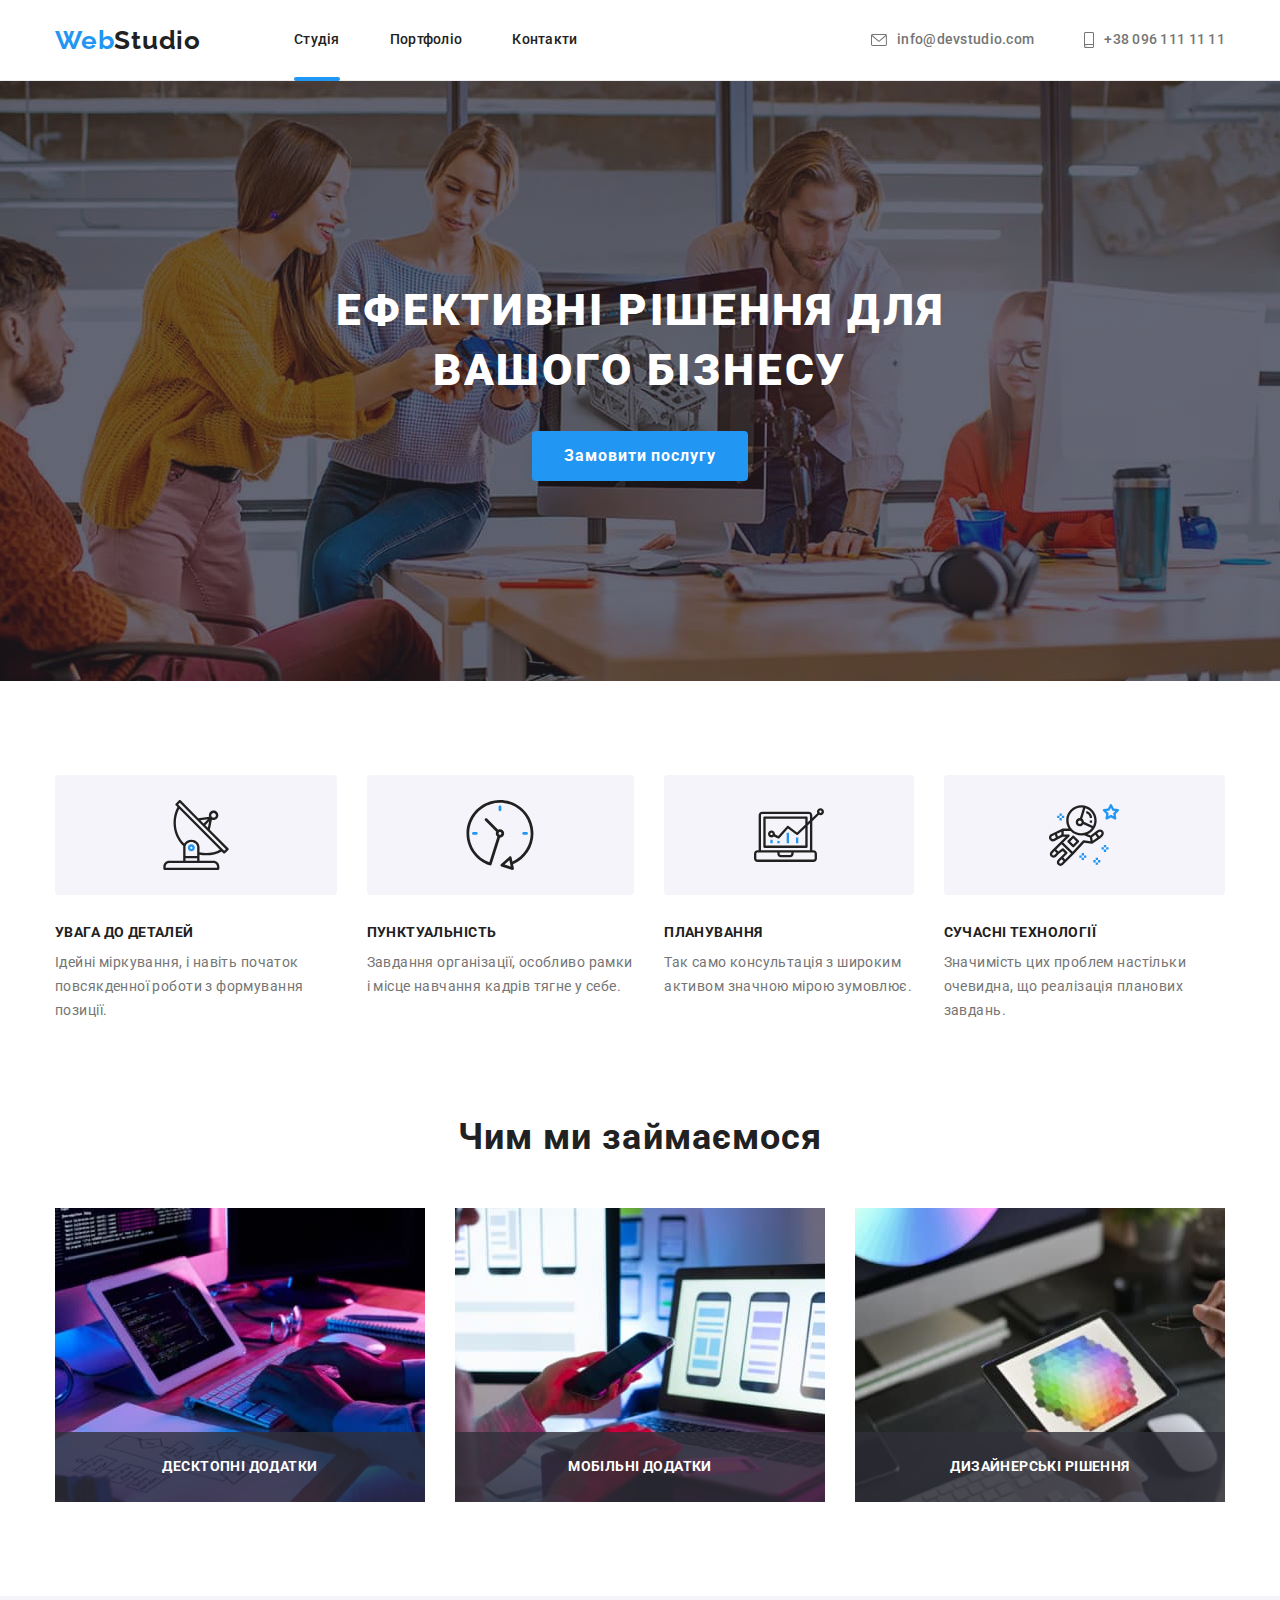
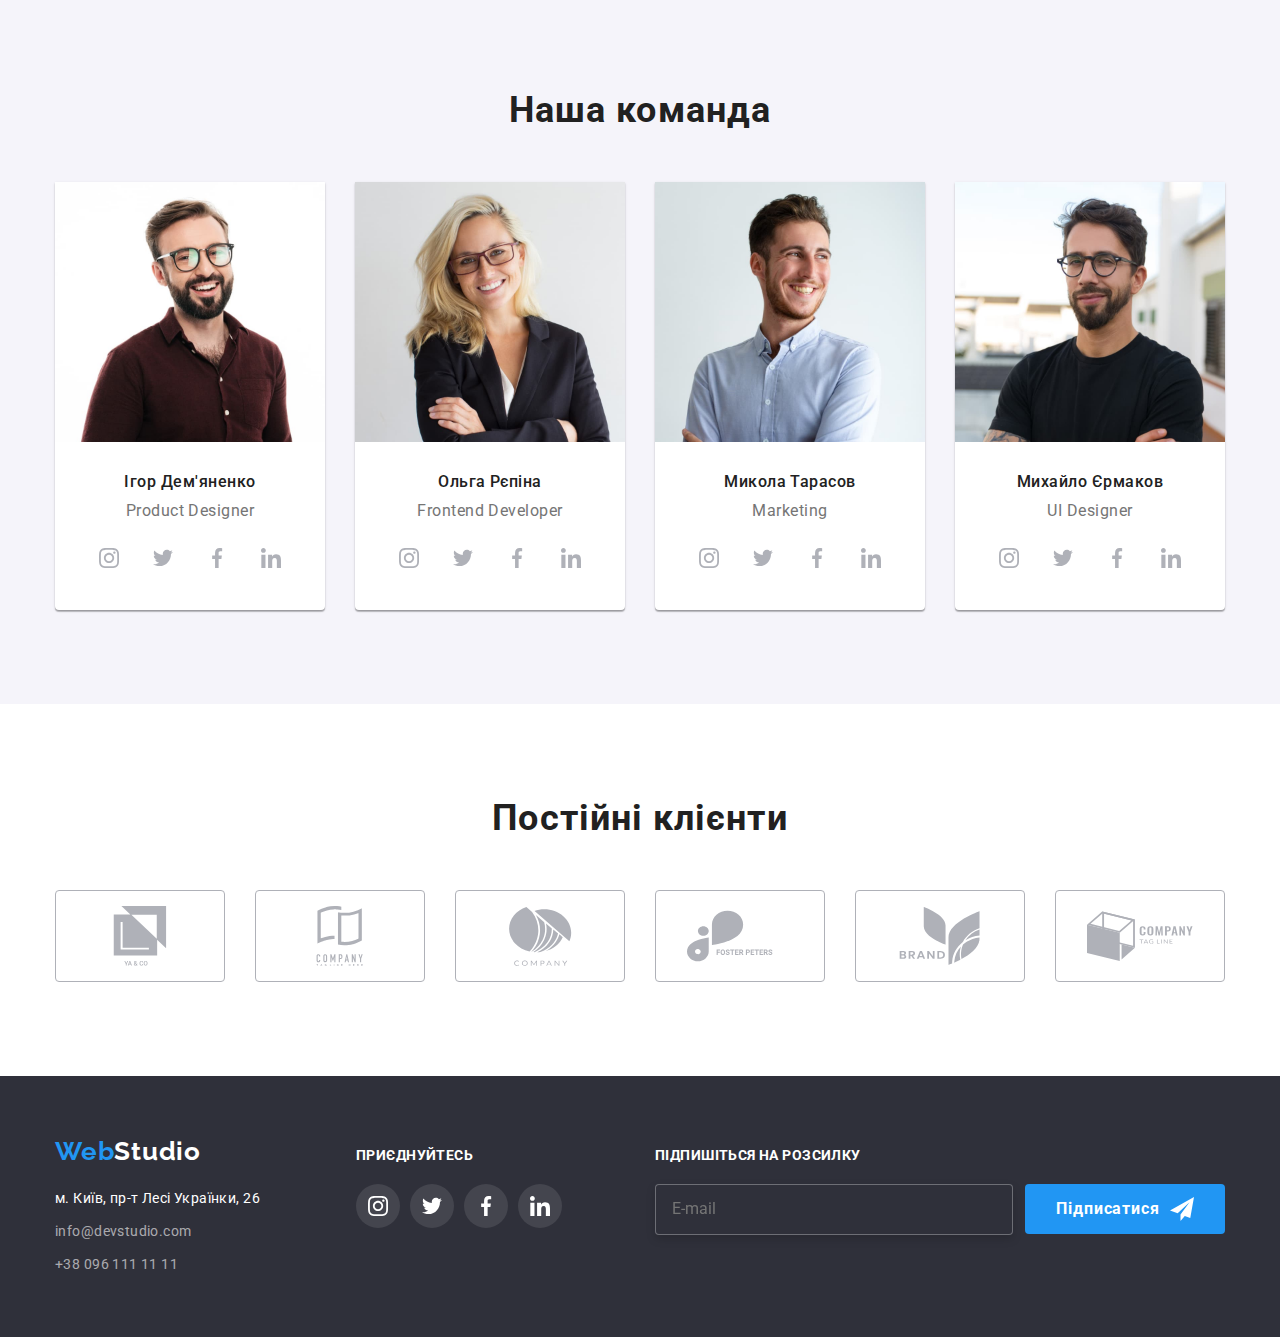
<file: index.html>
<!doctype html>
<html lang="en">
<head>
    <meta charset="UTF-8">
    <meta http-equiv="X-UA-Compatible" content="IE=edge">
    <meta name="viewport" content="width=device-width, initial-scale=1.0">
    <title>Document</title>
    <link href="https://fonts.googleapis.com/css2?family=Raleway:wght@700&family=Roboto:wght@400;500;700;900&display=swap" rel="stylesheet">
    <link rel="stylesheet" href="https://cdnjs.cloudflare.com/ajax/libs/modern-normalize/1.0.0/modern-normalize.min.css"/>
    <link rel="stylesheet" href="./css/main.min.css">
</head>
<body>

  <header class="page-header">
    <div class="container page-header__container">
        <nav class="page-navigation">
          <a class="logo" href=""><span class="logo__accent">Web</span>Studio</a>
            <ul class="site-nav">
              <li><a class="site-nav__link site-nav__link_active" href="">Студія</a></li>
              <li><a class="site-nav__link" href="./portfolio.html">Портфоліо</a></li>
              <li><a class="site-nav__link" href="">Контакти</a></li>
            </ul>
        </nav>
        <ul class="contacts">
              <li>
                <a class="contacts__link" href="mailto:info@devstudio.com"> 
                  <svg class="contacts__icon" width="16px" height="12px">
                    <use href="./images/icons.svg#icon-mail"></use>
                  </svg>info@devstudio.com
                </a>
              </li>
              <li><a class="contacts__link" href="tel:+380961111111">
                <svg class="contacts__icon" width="10px" height="16px">
                  <use href="./images/icons.svg#icon-phone"></use>
                </svg>+38 096 111 11 11</a>
              </li>
        </ul>
    </div>
  </header>

  <main>
    <section class="hero">
      <div class="container">
        <h1 class="hero__title">Ефективні рішення для вашого бізнесу</h1>
        <button class="hero__button" type="button" data-modal-open>Замовити послугу</button>
      </div>
    </section>
    
    
    <section class="section">
      <div class="container">
        <h2 class="hidden-title">Наші переваги</h2>
        <ul class="specialty-list">
            <li>
              <div class="specialty-list__container">
                <svg class="specialty-list__icons">
                  <use href="./images/icons.svg#icon-antenna"></use>
                </svg>
              </div>
                <h3 class="specialty-list__title">УВАГА ДО ДЕТАЛЕЙ</h3>
                <p class="specialty-list__text">Ідейні міркування, і навіть початок повсякденної роботи з формування позиції.</p>
            </li>
            <li>
              <div class="specialty-list__container">
                <svg class="specialty-list__icons">
                  <use href="./images/icons.svg#icon-clock"></use>
                </svg>
              </div>
                <h3 class="specialty-list__title">ПУНКТУАЛЬНІСТЬ</h3>
                <p class="specialty-list__text">Завдання організації, особливо рамки і місце навчання кадрів тягне у себе.</p>
            </li>
            <li>
              <div class="specialty-list__container">
                <svg class="specialty-list__icons">
                  <use href="./images/icons.svg#icon-diagram"></use>
                </svg>
              </div>
                <h3 class="specialty-list__title">ПЛАНУВАННЯ</h3>
                <p class="specialty-list__text">Так само консультація з широким активом значною мірою зумовлює.</p>
            </li>
            <li>
              <div class="specialty-list__container">
                <svg class="specialty-list__icons">
                  <use href="./images/icons.svg#icon-astronaut"></use>
                </svg>
              </div>
                <h3 class="specialty-list__title">СУЧАСНІ ТЕХНОЛОГІЇ</h3>
                <p class="specialty-list__text">Значимість цих проблем настільки очевидна, що реалізація планових завдань.</p>
            </li>
        </ul>
      </div>
    </section>
  
  <section class="section section_no-padding-top">
    <div class="container">
        <h2 class="section__title">Чим ми займаємося</h2>
        <ul class="activity-list">
            <li>
              <div class="activity-list__wrapper">
                <img src="./images/img1.jpg" alt="Ноутбук" width="370">
                <p class="activity-list__overlay">Десктопні додатки</p>
              </div>
            </li>
            <li>
              <div class="activity-list__wrapper">
                <img src="./images/img2.jpg" alt="Телефон" width="370">
                <p class="activity-list__overlay">Мобільні додатки</p>
              </div>
            </li>
            <li>
              <div class="activity-list__wrapper">
                <img src="./images/img3.jpg" alt="Планшет" width="370">
                <p class="activity-list__overlay">Дизайнерські рішення</p>
              </div>
            </li>
        </ul>
    </div>
  </section>
    
  <section class="section section_other-background">
    <div class="container">
        <h2 class="section__title">Наша команда</h2>
        <ul class="team">
            <li class="team__item">
                <img src="./images/img7.jpg" alt="Чоловік" width="270">
                <div class="team__container">
                  <h3 class="team__title">Ігор Дем'яненко</h3>
                  <p class="team__text">Product Designer</p>
                  <ul class="social-list">
                    <li class="social-list__item">
                      <a href="#" class="social-list__link">
                        <svg class="social-list__icons">
                          <use href="./images/icons.svg#icon-instagram"></use>
                        </svg>
                      </a>
                    </li>
                    <li class="social-list__item">
                      <a href="#" class="social-list__link">
                        <svg class="social-list__icons">
                          <use href="./images/icons.svg#icon-twitter"></use>
                        </svg>
                      </a>
                    </li>
                    <li class="social-list__item">
                      <a href="#" class="social-list__link">
                        <svg class="social-list__icons">
                          <use href="./images/icons.svg#icon-facebook"></use>
                        </svg>
                      </a>
                    </li>
                    <li class="social-list__item">
                      <a href="#" class="social-list__link">
                        <svg class="social-list__icons">
                          <use href="./images/icons.svg#icon-linkedin"></use>
                        </svg>
                      </a>
                    </li>
                  </ul>
                </div>
            </li>
            <li class="team__item">
                <img src="./images/img4.jpg" alt="Жінка" width="270">
                <div class="team__container">
                  <h3 class="team__title" >Ольга Рєпіна</h3>
                  <p class="team__text">Frontend Developer</p>
                  <ul class="social-list">
                    <li class="social-list__item">
                      <a href="#" class="social-list__link">
                        <svg class="social-list__icons">
                          <use href="./images/icons.svg#icon-instagram"></use>
                        </svg>
                      </a>
                    </li>
                    <li class="social-list__item">
                      <a href="#" class="social-list__link">
                        <svg class="social-list__icons">
                          <use href="./images/icons.svg#icon-twitter"></use>
                        </svg>
                      </a>
                    </li>
                    <li class="social-list__item">
                      <a href="#" class="social-list__link">
                        <svg class="social-list__icons">
                          <use href="./images/icons.svg#icon-facebook"></use>
                        </svg>
                      </a>
                    </li>
                    <li class="social-list__item">
                      <a href="#" class="social-list__link">
                        <svg class="social-list__icons">
                          <use href="./images/icons.svg#icon-linkedin"></use>
                        </svg>
                      </a>
                    </li>
                  </ul>
                </div>
            </li>
            <li class="team__item">
                <img src="./images/img5.jpg" alt="Чоловік" width="270">
                <div class="team__container">
                  <h3 class="team__title">Микола Тарасов</h3>
                  <p class="team__text">Marketing</p>
                  <ul class="social-list">
                    <li class="social-list__item">
                      <a href="#" class="social-list__link">
                        <svg class="social-list__icons">
                          <use href="./images/icons.svg#icon-instagram"></use>
                        </svg>
                      </a>
                    </li>
                    <li class="social-list__item">
                      <a href="#" class="social-list__link">
                        <svg class="social-list__icons">
                          <use href="./images/icons.svg#icon-twitter"></use>
                        </svg>
                      </a>
                    </li>
                    <li class="social-list__item">
                      <a href="#" class="social-list__link">
                        <svg class="social-list__icons">
                          <use href="./images/icons.svg#icon-facebook"></use>
                        </svg>
                      </a>
                    </li>
                    <li class="social-list__item">
                      <a href="#" class="social-list__link">
                        <svg class="social-list__icons">
                          <use href="./images/icons.svg#icon-linkedin"></use>
                        </svg>
                      </a>
                    </li>
                  </ul>
                </div>
            </li>
            <li class="team__item">
                <img src="./images/img6.jpg" alt="Чоловік" width="270">
                <div class="team__container">
                  <h3 class="team__title">Михайло Єрмаков</h3>
                  <p class="team__text">UI Designer</p>
                  <ul class="social-list">
                    <li class="social-list__item">
                      <a href="#" class="social-list__link">
                        <svg class="social-list__icons">
                          <use href="./images/icons.svg#icon-instagram"></use>
                        </svg>
                      </a>
                    </li>
                    <li class="social-list__item">
                      <a href="#" class="social-list__link">
                        <svg class="social-list__icons">
                          <use href="./images/icons.svg#icon-twitter"></use>
                        </svg>
                      </a>
                    </li>
                    <li class="social-list__item">
                      <a href="#" class="social-list__link">
                        <svg class="social-list__icons">
                          <use href="./images/icons.svg#icon-facebook"></use>
                        </svg>
                      </a>
                    </li>
                    <li class="social-list__item">
                      <a href="#" class="social-list__link">
                        <svg class="social-list__icons">
                          <use href="./images/icons.svg#icon-linkedin"></use>
                        </svg>
                      </a>
                    </li>
                  </ul>
                </div>
            </li>
        </ul>
    </div> 
  </section>
  
  <section class="section">
    <div class="container">
    <h2 class="section__title">Постійні клієнти</h2>
    <ul class="company-list">
      <li class="company-list-item">
        <a href="#" class="company-list-link">
          <svg class="company-icons">
            <use href="./images/icons.svg#icon-company1"></use>
          </svg>
        </a>
      </li>
      <li class="company-list-item">
        <a href="#" class="company-list-link">
          <svg class="company-icons">
            <use href="./images/icons.svg#icon-company2"></use>
          </svg>
        </a>
      </li>
      <li class="company-list-item">
        <a href="#" class="company-list-link">
          <svg class="company-icons">
            <use href="./images/icons.svg#icon-company3"></use>
          </svg>
        </a>
      </li>
      <li class="company-list-item">
        <a href="#" class="company-list-link">
          <svg class="company-icons">
            <use href="./images/icons.svg#icon-company4"></use>
          </svg>
        </a>
      </li>
      <li class="company-list-item">
        <a href="#" class="company-list-link">
          <svg class="company-icons">
            <use href="./images/icons.svg#icon-company5"></use>
          </svg>
        </a>
      </li>
      <li class="company-list-item">
        <a href="#" class="company-list-link">
          <svg class="company-icons">
            <use href="./images/icons.svg#icon-company6"></use>
          </svg>
        </a>
      </li>
    </ul>
    </div>
  </section>
  </main>

  <footer class="basement">
    <div class="container basement-container">
      <div class="basement-container-adress">
        <a class="basement-logo" href=""><span class="logo__accent">Web</span>Studio</a>
      <address>
        <ul class="list">
          <li class="basement-adr-li"><a class="basement-adress" href="https://www.google.com.ua/maps/place/%D0%B1%D1%83%D0%BB.+%D0%9B%D0%B5%D1%81%D0%B8+%D0%A3%D0%BA%D1%80%D0%B0%D0%B8%D0%BD%D0%BA%D0%B8,+26,+%D0%9A%D0%B8%D0%B5%D0%B2,+02000">м. Київ, пр-т Лесі Українки, 26</a></li>
          <li class="basement-cont-li"><a class="basement-contact-mail" href="mailto:info@devstudio.com">info@devstudio.com</a></li>
          <li><a class="basement-contact" href="tel:+380961111111">+38 096 111 11 11</a></li>
        </ul>
      </address>
      </div>
      <div class="basement-container-social">
        <h2 class="plus-title">Приєднуйтесь</h2>
        <ul class="social-list">
          <li class="social-list__item">
            <a href="#" class="social-list-link-basement">
              <svg class="social-icons-basement">
                <use href="./images/icons.svg#icon-instagram"></use>
              </svg>
            </a>
          </li>
          <li class="social-list__item">
            <a href="#" class="social-list-link-basement">
              <svg class="social-icons-basement">
                <use href="./images/icons.svg#icon-twitter"></use>
              </svg>
            </a>
          </li>
          <li class="social-list__item">
            <a href="#" class="social-list-link-basement">
              <svg class="social-icons-basement">
                <use href="./images/icons.svg#icon-facebook"></use>
              </svg>
            </a>
          </li>
          <li class="social-list__item">
            <a href="#" class="social-list-link-basement">
              <svg class="social-icons-basement">
                <use href="./images/icons.svg#icon-linkedin"></use>
              </svg>
            </a>
          </li>
        </ul>
      </div>
      <div class="subscribe-besement">
        <b class="subscribe-title">Підпишіться на розсилку</b>
        <form class="subscrb-form">
          <input class="email-sbscribe" type="email" name="email" placeholder="E-mail"/>
          <button type="submit" class="subscribe-btn"><span class="btn-text">Підписатися</span>
            <svg class="send-icons" width="24px" height="24px">
              <use href="./images/icons.svg#icon-send"></use>
            </svg>
          </button>
        </form>
      </div>
    </div>
  </footer>
  <div class="backdrop is-hidden" data-modal> 
    <div class="modal">
      <button type="button" class="modal-close-btn" data-modal-close>
        <svg class="modal-close-icon" width="18px" height="18px">
          <use href="./images/icons.svg#icon-close-btn"></use>
        </svg>
      </button>
      <form class="modal-form">
        <b class="modal-form-title">Залиште свої дані, ми вам передзвонимо</b>
        <label class="modal-form-field">
          <span class="modal-form-input-desc">Ім'я</span>
          <span class="modal-form-input-wrapper">
            <input 
            class="modal-form-input"
            type="text" 
            name="user_name"
            required
            pattern="[a-zA-ZА-Яа-яіІїЇʼҐґєЄ]+"
            />
            <svg class="modal-form-icon" width="15px" height="15px">
              <use href="./images/icons.svg#icon-man"></use>
            </svg>
          </span>
        </label>
        <label class="modal-form-field">
          <span class="modal-form-input-desc">Телефон</span>
          <span class="modal-form-input-wrapper">
            <input
            class="modal-form-input" 
            type="tel" 
            name="user_tel"
            pattern="[0-9]{3}-[0-9]{3}-[0-9]{2}-[0-9]{2}"
            required
            />
            <svg class="modal-form-icon" width="15px" height="15px">
              <use href="./images/icons.svg#icon-tel"></use>
            </svg>
          </span>
        </label>
        <label class="modal-form-field">
          <span class="modal-form-input-desc">Пошта</span>
          <span class="modal-form-input-wrapper">
            <input 
            class="modal-form-input"
            type="email" 
            name="user_email"
            required 
            />
            <svg class="modal-form-icon" width="15px" height="15px">
              <use href="./images/icons.svg#icon-letter"></use>
            </svg>
          </span>
        </label>
        <label class="modal-form-field-comment">
          <span class="modal-form-input-desc">Коментар</span>
          <textarea 
            class="modal-form-message"
            name="user_comments" 
            rows="5" 
            placeholder="Введіть текст"
          ></textarea>
        </label>
        <label class="modal-form-check">
          <input
          class="modal-form-checkbox visually-hidden" 
          type="checkbox"
          name="user_policy"
          required 
          />
          <svg class="modal-check-icon ">
            <use href="./images/icons.svg#icon-done"></use>
          </svg>
          Погоджуюся з розсилкою та приймаю&nbsp;<a href="#" class="user-policy-link">Умови договору</a>
        </label>
        <button type="submit" class="modal-form-submit">Відправити</button>
      </form>
    </div>
  </div>
  <script src="./js/modal.js"></script>
</body>
</html>
</file>
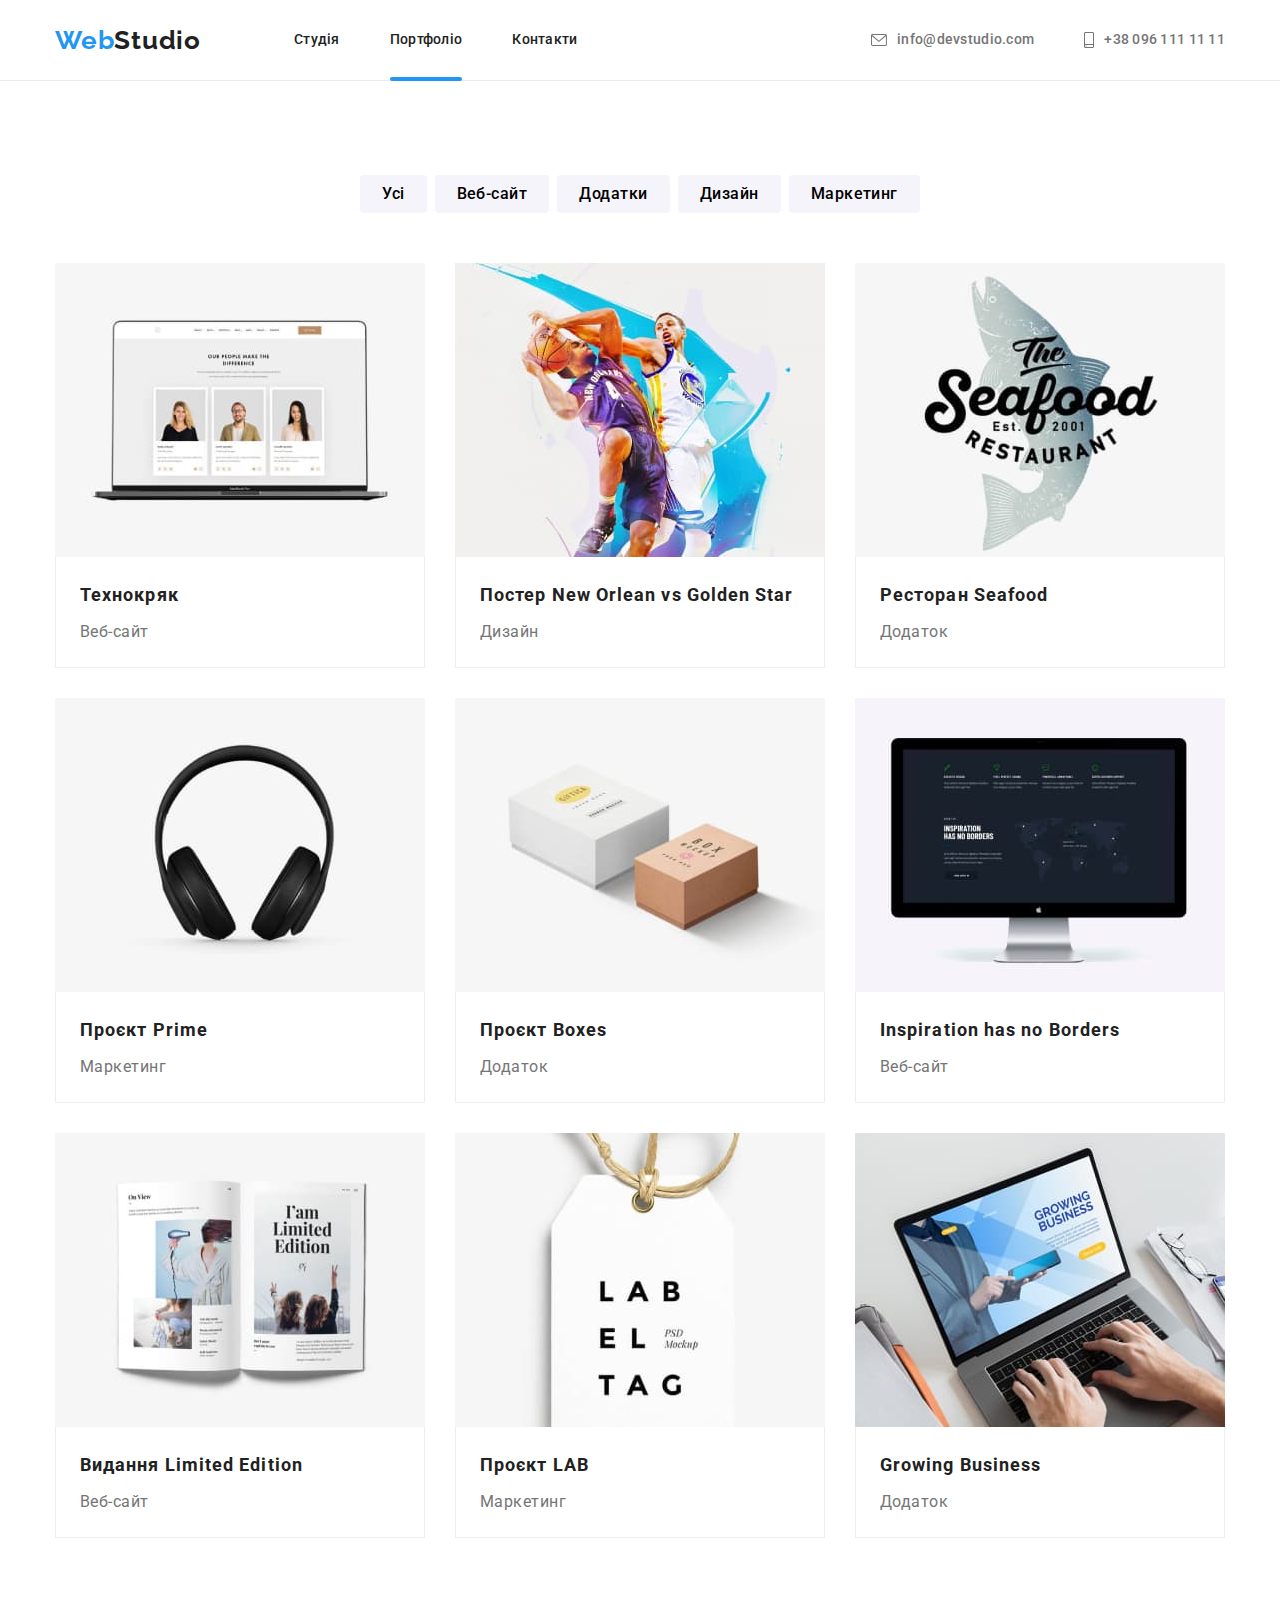
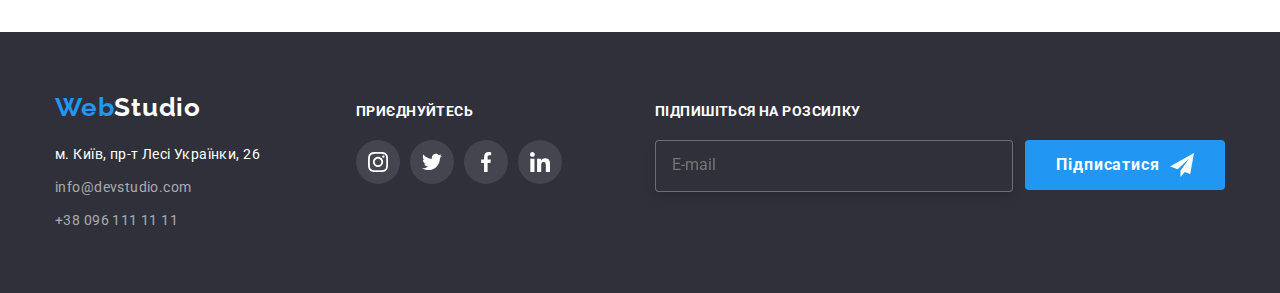
<file: portfolio.html>
<!doctype html>
<html lang="en">
<head>
    <meta charset="UTF-8">
    <meta http-equiv="X-UA-Compatible" content="IE=edge">
    <meta name="viewport" content="width=device-width, initial-scale=1.0">
    <title>Document</title>
    <link href="https://fonts.googleapis.com/css2?family=Raleway:wght@700&family=Roboto:wght@400;500;700;900&display=swap" rel="stylesheet">
    <link rel="stylesheet" href="https://cdnjs.cloudflare.com/ajax/libs/modern-normalize/1.0.0/modern-normalize.min.css"/>
    <link rel="stylesheet" href="./css/main.min.css">
</head>
<body>

  <header class="page-header">
    <div class="container page-header__container">
        <nav class="page-navigation">
          <a class="logo" href=""><span class="logo__accent">Web</span>Studio</a>
            <ul class="site-nav">
              <li><a class="site-nav__link " href="./index.html">Студія</a></li>
              <li><a class="site-nav__link site-nav__link_active" href="">Портфоліо</a></li>
              <li><a class="site-nav__link" href="">Контакти</a></li>
            </ul>
        </nav>
        <ul class="contacts">
              <li>
                <a class="contacts__link" href="mailto:info@devstudio.com"> 
                  <svg class="contacts__icon" width="16px" height="12px">
                    <use href="./images/icons.svg#icon-mail"></use>
                  </svg>info@devstudio.com
                </a>
              </li>
              <li><a class="contacts__link" href="tel:+380961111111">
                <svg class="contacts__icon" width="10px" height="16px">
                  <use href="./images/icons.svg#icon-phone"></use>
                </svg>+38 096 111 11 11</a>
              </li>
        </ul>
    </div>
  </header>

  <main>
    <section class="project section">
      <div class="container">
        <h1 class="hidden-title">Проєкти</h1>
        <ul class="list navigation-list">
            <li><button class="button-link" type="button">Усі</button></li>
            <li><button class="button-link" type="button">Веб-сайт</button></li>
            <li><button class="button-link" type="button">Додатки</button></li>
            <li><button class="button-link" type="button">Дизайн</button></li>
            <li><button class="button-link" type="button">Маркетинг</button></li>
        </ul>
        <ul class="list project-list">
          <li class="project-list-item link">
            <a href="#" class="project-list-link">
              <div class="project-list-wrapper">
                <img src="./images/tech.jpg" alt="Технокряк" width="370">
                <p class="project-overlay">Ресурс пропонує комплексні пропозиції з різним рівнем функціоналу та сервісів. Все це дозволить відвідувачу отримати вичерпні відомості про компанію чи приватну особу.</p>
              </div>
              <div class="project-container">
                <h2 class="project-title">Технокряк</h2>
                <p class="project-paragraph">Веб-сайт</p>
              </div>
            </a>
          </li>
          <li class="project-list-item">
            <a href="#" class="project-list-link">
              <div class="project-list-wrapper">
                <img src="./images/poster.jpg" alt="Постер" width="370">
                <p class="project-overlay">Ресурс пропонує комплексні пропозиції з різним рівнем функціоналу та сервісів. Все це дозволить відвідувачу отримати вичерпні відомості про компанію чи приватну особу.</p>
              </div>
            <div class="project-container">
              <h2 class="project-title">Постер New Orlean vs Golden Star</h2>
              <p class="project-paragraph">Дизайн</p>
            </div>
            </a>
          </li>
          <li class="project-list-item">
            <a href="#" class="project-list-link">
              <div class="project-list-wrapper">
                <img src="./images/restoran.jpg" alt="Ресторан" width="370">
                <p class="project-overlay">Ресурс пропонує комплексні пропозиції з різним рівнем функціоналу та сервісів. Все це дозволить відвідувачу отримати вичерпні відомості про компанію чи приватну особу.</p>
              </div>
            <div class="project-container">
              <h2 class="project-title">Ресторан Seafood</h2>
              <p class="project-paragraph">Додаток </p>
            </div>
          </a>
          </li>
          <li class="project-list-item">
            <a href="#" class="project-list-link">
              <div class="project-list-wrapper">
                <img src="./images/prime.jpg" alt="Навушники" width="370">
                <p class="project-overlay">Ресурс пропонує комплексні пропозиції з різним рівнем функціоналу та сервісів. Все це дозволить відвідувачу отримати вичерпні відомості про компанію чи приватну особу.</p>
              </div>
            <div class="project-container">
              <h2 class="project-title">Проєкт Prime</h2>
              <p class="project-paragraph">Маркетинг</p>
            </div>
          </a>
          </li>
          <li class="project-list-item">
            <a href="#" class="project-list-link">
              <div class="project-list-wrapper">
                <img src="./images/boxes.jpg" alt="Коробка" width="370">
                <p class="project-overlay">Ресурс пропонує комплексні пропозиції з різним рівнем функціоналу та сервісів. Все це дозволить відвідувачу отримати вичерпні відомості про компанію чи приватну особу.</p>
              </div>
            <div class="project-container">
              <h2 class="project-title">Проєкт Boxes</h2>
              <p class="project-paragraph">Додаток </p>
            </div>
          </a>
          </li>
          <li class="project-list-item">
            <a href="#" class="project-list-link">
              <div class="project-list-wrapper">
                <img src="./images/inspiration.jpg" alt="Монітор" width="370">
                <p class="project-overlay">Ресурс пропонує комплексні пропозиції з різним рівнем функціоналу та сервісів. Все це дозволить відвідувачу отримати вичерпні відомості про компанію чи приватну особу.</p>
              </div>
            <div class="project-container">
              <h2 class="project-title">Inspiration has no Borders</h2>
              <p class="project-paragraph">Веб-сайт </p>
            </div>
          </a>
          </li>
            <li class="project-list-item">
              <a href="#" class="project-list-link">
                <div class="project-list-wrapper">
                  <img src="./images/edition.jpg" alt="Видання" width="370">
                  <p class="project-overlay">Ресурс пропонує комплексні пропозиції з різним рівнем функціоналу та сервісів. Все це дозволить відвідувачу отримати вичерпні відомості про компанію чи приватну особу.</p>
                </div>
            <div class="project-container">
              <h2 class="project-title">Видання Limited Edition</h2>
              <p class="project-paragraph">Веб-сайт</p>
            </div>
          </a>
          </li>
          <li class="project-list-item">
            <a href="#" class="project-list-link">
              <div class="project-list-wrapper">
                <img src="./images/lab.jpg" alt="Проєкт" width="370">
                <p class="project-overlay">Ресурс пропонує комплексні пропозиції з різним рівнем функціоналу та сервісів. Все це дозволить відвідувачу отримати вичерпні відомості про компанію чи приватну особу.</p>
              </div>
            <div class="project-container">
              <h2 class="project-title">Проєкт LAB</h2>
              <p class="project-paragraph">Маркетинг</p>
            </div>
          </a>
          </li>
          <li class="project-list-item">
            <a href="#" class="project-list-link">
              <div class="project-list-wrapper">
                <img src="./images/growing.jpg" alt="Ноутбук" width="370">
                <p class="project-overlay">Ресурс пропонує комплексні пропозиції з різним рівнем функціоналу та сервісів. Все це дозволить відвідувачу отримати вичерпні відомості про компанію чи приватну особу.</p>
              </div>
            <div class="project-container">
              <h2 class="project-title">Growing Business</h2>
              <p class="project-paragraph">Додаток</p>
            </div>
            </a>
          </li>
        </ul>
      </div>
    </section>
  </main>

  <footer class="basement">
    <div class="container basement-container">
      <div class="basement-container-adress">
        <a class="basement-logo" href=""><span class="logo__accent">Web</span>Studio</a>
      <address>
        <ul class="list">
          <li class="basement-adr-li"><a class="basement-adress" href="https://www.google.com.ua/maps/place/%D0%B1%D1%83%D0%BB.+%D0%9B%D0%B5%D1%81%D0%B8+%D0%A3%D0%BA%D1%80%D0%B0%D0%B8%D0%BD%D0%BA%D0%B8,+26,+%D0%9A%D0%B8%D0%B5%D0%B2,+02000">м. Київ, пр-т Лесі Українки, 26</a></li>
          <li class="basement-cont-li"><a class="basement-contact-mail" href="mailto:info@devstudio.com">info@devstudio.com</a></li>
          <li><a class="basement-contact" href="tel:+380961111111">+38 096 111 11 11</a></li>
        </ul>
      </address>
      </div>
      <div class="basement-container-social">
        <h2 class="plus-title">Приєднуйтесь</h2>
        <ul class="social-list list">
          <li class="social-list__item">
            <a href="#" class="social-list-link-basement">
              <svg class="social-icons-basement">
                <use href="./images/icons.svg#icon-instagram"></use>
              </svg>
            </a>
          </li>
          <li class="social-list__item">
            <a href="#" class="social-list-link-basement">
              <svg class="social-icons-basement">
                <use href="./images/icons.svg#icon-twitter"></use>
              </svg>
            </a>
          </li>
          <li class="social-list__item">
            <a href="#" class="social-list-link-basement">
              <svg class="social-icons-basement">
                <use href="./images/icons.svg#icon-facebook"></use>
              </svg>
            </a>
          </li>
          <li class="social-list__item">
            <a href="#" class="social-list-link-basement">
              <svg class="social-icons-basement">
                <use href="./images/icons.svg#icon-linkedin"></use>
              </svg>
            </a>
          </li>
        </ul>
      </div>
      <div class="subscribe-besement">
        <b class="subscribe-title">Підпишіться на розсилку</b>
        <form class="subscrb-form">
          <input class="email-sbscribe" type="email" name="email" placeholder="E-mail"/>
          <button type="submit" class="subscribe-btn"><span class="btn-text">Підписатися</span>
            <svg class="send-icons" width="24px" height="24px">
              <use href="./images/icons.svg#icon-send"></use>
            </svg>
          </button>
        </form>
      </div>
    </div>
  </footer>
</body>
</html>
</file>
<file: css/main.min.css>
:root{--primary-text-color: #212121;--paragraph-text-color: #757575;--accent-color: #2196F3;--title-text-color: #FFFFFF;--background-basic-color: #FFFFFF;--secondary-background-color: #2F303A;--button-background-color: #F5F4FA;--basement-contact-color: rgba(255, 255, 255, 0.6)}.hidden-title{position:absolute;width:1px;height:1px;margin:-1px;border:0;padding:0;white-space:nowrap;clip-path:inset(100%);clip:rect(0 0 0 0);overflow:hidden}body{background-color:var(--background-basic-color);color:var(--primary-text-color);font-family:Roboto,sans-serif}h1,h2,h3,p{margin-top:0;margin-bottom:0}ul,ol{margin-top:0;margin-bottom:0;padding-left:0;list-style:none}img{display:block;max-width:100%;height:auto}.container{width:1200px;margin-left:auto;margin-right:auto;padding-left:15px;padding-right:15px}.section{padding-top:94px;padding-bottom:94px}.section_no-padding-top{padding-top:0px;padding-bottom:94px}.section__title{font-weight:700;font-size:36px;line-height:1.16;letter-spacing:.03em;margin-bottom:50px;text-align:center}.section_other-background{background-color:var(--button-background-color)}.logo{font-weight:700;font-size:26px;text-decoration:none;letter-spacing:.03em;color:var(--primary-text-color);line-height:1.19;font-family:"Raleway";margin-right:93px}.logo__accent{font-weight:700;font-size:26px;color:var(--accent-color);line-height:1.19;letter-spacing:.03em;font-family:"Raleway";text-decoration:none}.backdrop{position:fixed;top:0;left:0;z-index:100;width:100%;height:100%;background-color:rgba(0,0,0,.2);transition:opacity 250ms cubic-bezier(0.4, 0, 0.2, 1),visibility 250ms cubic-bezier(0.4, 0, 0.2, 1)}.backdrop.is-hidden{opacity:0;visibility:hidden;pointer-events:none}.modal{position:absolute;top:50%;left:50%;transform:translate(-50%, -50%);width:528px;background-color:var(--background-basic-color);border-radius:4px;box-shadow:0px 1px 3px rgba(0,0,0,.12),0px 1px 1px rgba(0,0,0,.14),0px 2px 1px rgba(0,0,0,.2)}.modal-close-btn{position:absolute;top:8px;right:8px;display:flex;justify-content:center;align-items:center;width:30px;height:30px;background-color:var(--background-basic-color);border:1px solid rgba(0,0,0,.1);border-radius:50%;padding:0;cursor:pointer}.modal-close-btn:hover,.modal-close-btn:focus{fill:var(--accent-color)}.modal-form{display:flex;flex-direction:column;padding:40px}.modal-form-input-desc{display:block;font-size:12px;line-height:1.6;letter-spacing:.01em;color:#757575;margin-bottom:4px}.modal-form-input-wrapper{position:relative;display:block}.modal-form-icon{position:absolute;top:25%;left:15px;transition:fill 250ms cubic-bezier(0.4, 0, 0.2, 1)}.modal-form-input{width:100%;height:40px;border:1px solid rgba(33,33,33,.2);border-radius:4px;padding-left:42px;transition:border 250ms cubic-bezier(0.4, 0, 0.2, 1)}.modal-form-input:focus{outline:none;border:1px solid var(--accent-color)}.modal-form-message{display:block;resize:none;width:100%;min-height:120px;padding-left:16px;padding-top:12px;padding-bottom:12px;padding-right:16px;border:1px solid rgba(33,33,33,.2);border-radius:4px;transition:border 250ms cubic-bezier(0.4, 0, 0.2, 1)}.modal-form-message:focus{outline:none;border:1px solid var(--accent-color)}.modal-form-message::placeholder{font-weight:400;font-size:12px;line-height:1.6;letter-spacing:.01em;color:rgba(117,117,117,.5)}.modal-form-check{font-size:14px;line-height:1.7;letter-spacing:.03em;color:#757575;margin-top:20px;align-self:center}.user-policy-link{color:var(--accent-color)}.modal-form-submit{cursor:pointer;font-style:normal;font-weight:700;font-size:16px;line-height:1.9;letter-spacing:.06em;background:#2196f3;box-shadow:0px 4px 4px rgba(0,0,0,.15);border-radius:4px;align-self:center;border:none;padding-top:10px;padding-bottom:10px;padding-left:52px;padding-right:52px;margin-top:30px;color:var(--title-text-color)}.modal-form-submit:hover,.modal-form-submit:focus{background-color:#188ce8}.modal-form-title{align-self:center;font-weight:700;font-size:20px;line-height:1.2;letter-spacing:.03em;color:var(--primary-text-color);margin-bottom:12px}.modal-check-icon{width:16px;height:15px;border:1px solid #212121;border-radius:2px;margin-right:7px}.modal-form-checkbox:checked+.modal-check-icon{background-color:var(--accent-color);border-color:var(--accent-color)}.modal-form-checkbox:focus+.modal-check-icon{outline:2px solid var(--accent-color)}.modal-form-input:focus+.modal-check-icon{fill:var(--accent-color)}.visually-hidden{position:absolute;width:1px;height:1px;margin:-1px;padding:0;overflow:hidden;border:0;clip:rect(0 0 0 0)}.modal-form-check{display:flex;align-items:center}.modal-form-field{margin-bottom:10px}.page-header{border-bottom:1px solid #ececec}.page-header__container{display:flex;align-items:center;justify-content:space-between}.page-navigation{display:flex;align-items:center}.site-nav{display:flex;align-items:center;column-gap:50px}.site-nav__link{position:relative;padding-top:32px;padding-bottom:32px;display:block;font-weight:500;font-size:14px;line-height:1.14;color:var(--primary-text-color);letter-spacing:.02em;font-style:normal;text-decoration:none;transition:color 250ms cubic-bezier(0.4, 0, 0.2, 1)}.site-nav__link::after{position:absolute;content:"";display:block;width:100%;height:4px;background-color:var(--accent-color);bottom:-1px;border-radius:2px;opacity:0}.site-nav__link:hover,.site-nav__link:focus{color:var(--accent-color)}.site-nav__link_active::after{opacity:1}.contacts{display:flex;align-items:center;column-gap:50px}.contacts__link{font-weight:500;font-size:14px;line-height:1.14;color:var(--paragraph-text-color);letter-spacing:.02em;text-decoration:none;display:flex;align-items:center;column-gap:10px;transition:color 250ms cubic-bezier(0.4, 0, 0.2, 1)}.contacts__link:hover,.contacts__link:focus{color:var(--accent-color)}.contacts__icon{fill:#757575;transition:fill 250ms cubic-bezier(0.4, 0, 0.2, 1)}.contacts__link:hover .contacts__icon,.contacts__link:focus .contacts__icon{fill:var(--accent-color)}.hero{padding-top:200px;padding-bottom:200px;max-width:1600px;height:600px;margin-left:auto;margin-right:auto;text-align:center;background-image:linear-gradient(to right, rgba(47, 48, 58, 0.4), rgba(47, 48, 58, 0.4)),url(../images/back.jpg);background-repeat:no-repeat;background-size:cover;background-position:center}.hero__title{color:var(--title-text-color);font-weight:900;font-size:44px;line-height:1.36;letter-spacing:.06em;text-transform:uppercase;margin-bottom:30px;width:700px;margin-left:auto;margin-right:auto}.hero__button{cursor:pointer;font-family:inherit;font-weight:700;font-size:16px;line-height:1.88;color:var(--title-text-color);background-color:var(--accent-color);letter-spacing:.06em;border-radius:4px;border:none;padding:10px 32px}.specialty-list{display:flex;align-items:center;justify-content:center;align-items:flex-start;column-gap:30px}.specialty-list__container{background-color:#f5f4fa;margin-bottom:30px;border-radius:4px;height:120px;display:flex;justify-content:center;align-items:center}.specialty-list__icons{width:70px;height:70px}.specialty-list__title{font-weight:700;font-size:14px;line-height:1.14;letter-spacing:.03em;margin-bottom:10px}.specialty-list__text{font-size:14px;line-height:1.71;color:var(--paragraph-text-color);letter-spacing:.03em}.activity-list{display:flex;align-items:center;column-gap:30px}.activity-list__wrapper{position:relative}.activity-list__overlay{display:flex;position:absolute;justify-content:center;align-items:center;left:0px;bottom:0px;font-weight:700;font-size:14px;line-height:1.14;letter-spacing:.03em;text-transform:uppercase;color:var(--background-basic-color);width:100%;height:70px;background:rgba(47,48,58,.8)}.team__container{padding-top:30px;padding-bottom:30px}.team{display:flex;align-items:center;column-gap:30px}.team__item{background-color:var(--background-basic-color);box-shadow:0px 1px 3px rgba(0,0,0,.12),0px 1px 1px rgba(0,0,0,.14),0px 2px 1px rgba(0,0,0,.2);border-radius:0px 0px 4px 4px}.team__title{font-weight:500;font-size:16px;line-height:1.19;letter-spacing:.03em;text-align:center;margin-bottom:10px}.team__text{font-size:16px;line-height:1.19;color:var(--paragraph-text-color);letter-spacing:.03em;text-align:center;margin-bottom:16px}.social-list{display:flex;justify-content:center;column-gap:10px}.social-list__item{width:44px;height:44px}.social-list__link{display:flex;width:100%;height:100%;border-radius:50%;justify-content:center;align-items:center;transition:background-color 250ms cubic-bezier(0.4, 0, 0.2, 1)}.social-list__link:hover,.social-list__link:focus{background-color:#2196f3}.social-list__icons{width:20px;height:20px;fill:#afb1b8;transition:fill 250ms cubic-bezier(0.4, 0, 0.2, 1)}.social-list__link:hover .social-list__icons,.social-list__link:focus .social-list__icons{fill:#fff}.company-list{display:flex;justify-content:center;column-gap:30px}.company-list-item{width:170px;height:92px}.company-list-link{display:flex;width:100%;height:100%;border-radius:50%;justify-content:center;align-items:center;border:1px solid #afb1b8;border-radius:4px;transition:transform 250ms cubic-bezier(0.4, 0, 0.2, 1)}.company-list-link:hover,.company-list-link:focus{border-color:var(--accent-color)}.company-icons{width:106px;height:60px;fill:#afb1b8;transition:fill 250ms cubic-bezier(0.4, 0, 0.2, 1)}.company-list-link:hover .company-icons,.company-list-link:focus .company-icons{fill:var(--accent-color)}.navigation-list{display:flex;align-items:center;justify-content:center;column-gap:8px;margin-bottom:50px}.button-link{cursor:pointer;font-family:inherit;font-weight:500;background-color:var(--button-background-color);letter-spacing:.03em;line-height:1.63;padding-top:6px;padding-bottom:6px;padding-left:22px;padding-right:22px;border-radius:4px;border:none;transition:background-color 250ms cubic-bezier(0.4, 0, 0.2, 1),color 250ms cubic-bezier(0.4, 0, 0.2, 1),box-shadow 250ms cubic-bezier(0.4, 0, 0.2, 1)}.button-link:hover,.button-link:focus{color:var(--title-text-color);background-color:var(--accent-color);box-shadow:0px 3px 1px rgba(0,0,0,.1),0px 1px 2px rgba(0,0,0,.08),0px 2px 2px rgba(0,0,0,.12)}.project-list{display:flex;align-items:center;flex-wrap:wrap;column-gap:30px;row-gap:30px}.project-list-link{display:block;text-decoration:none;transition:box-shadow 250ms cubic-bezier(0.4, 0, 0.2, 1)}.project-list-link:hover,.project-list-link:focus{box-shadow:0px 1px 1px rgba(0,0,0,.12),0px 4px 4px rgba(0,0,0,.06),1px 4px 6px rgba(0,0,0,.16)}.project-list-wrapper{position:relative;overflow:hidden}.project-overlay{position:absolute;width:100%;height:100%;top:0px;left:0px;font-size:18px;line-height:1.6;letter-spacing:.03em;padding-top:63px;padding-bottom:63px;padding-left:24px;padding-right:24px;background:rgba(33,150,243,.9);color:var(--title-text-color);transform:translateY(100%);transition:transform 250ms cubic-bezier(0.4, 0, 0.2, 1)}.project-list-link:hover .project-overlay,.project-list-link:focus .project-overlay{transform:translateY(0%)}.project-container{background-color:var(--background-basic-color);padding-top:20px;padding-bottom:20px;padding-left:24px;padding-right:24px;border:1px solid #eee;border-top:none}.project-title{font-weight:700;font-size:18px;line-height:2;letter-spacing:.06em;margin-bottom:4px;color:var(--primary-text-color)}.project-paragraph{font-size:16px;line-height:1.88;color:var(--paragraph-text-color);letter-spacing:.03em}.basement{background-color:var(--secondary-background-color);padding-top:60px;padding-bottom:60px}.basement-container{display:flex;align-items:baseline}.basement-container-adress{margin-right:70px;flex-grow:1}.basement-logo{font-weight:700;font-size:26px;letter-spacing:.03em;line-height:1.19;font-family:"Raleway";text-decoration:none;color:var(--title-text-color);margin-bottom:20px;display:inline-block}.basement-adr-li{margin-bottom:9px}.basement-adress{font-size:14px;line-height:1.71;color:var(--title-text-color);letter-spacing:.03em;font-style:normal;text-decoration:none;display:inline-block;transition:color 250ms cubic-bezier(0.4, 0, 0.2, 1)}.basement-adress:hover,.basement-adress:focus{color:var(--accent-color)}.basement-cont-li{margin-bottom:9px}.basement-contact-mail{font-size:14px;line-height:1.71;color:var(--basement-contact-color);letter-spacing:.03em;font-style:normal;text-decoration:none;display:inline-block;transition:color 250ms cubic-bezier(0.4, 0, 0.2, 1)}.basement-contact-mail:hover,.basement-contact-mail:focus{color:var(--accent-color)}.basement-contact{font-size:14px;line-height:1.71;color:var(--basement-contact-color);letter-spacing:.03em;font-style:normal;text-decoration:none;transition:color 250ms cubic-bezier(0.4, 0, 0.2, 1)}.basement-contact:hover,.basement-contact:focus{color:var(--accent-color)}.basement-container-social{margin-right:93px}.plus-title{color:var(--title-text-color);font-weight:700;font-size:14px;line-height:1.14;letter-spacing:.03em;margin-bottom:20px;text-transform:uppercase}.social-list-link-basement{display:flex;width:100%;height:100%;border-radius:50%;justify-content:center;align-items:center;background-color:rgba(255,255,255,.1);transition:background-color 250ms cubic-bezier(0.4, 0, 0.2, 1)}.social-list-link-basement:hover,.social-list-link-basement:focus{background-color:#2196f3}.social-icons-basement{width:20px;height:20px;fill:#fff}.subscribe-besement{width:570px}.subscribe-title{display:block;font-weight:700;font-size:14px;line-height:1.14;letter-spacing:.03em;text-transform:uppercase;color:var(--title-text-color);margin-bottom:20px}.subscrb-form{display:flex}.email-sbscribe{width:358px;margin-right:12px;padding-top:15px;padding-left:16px;padding-bottom:16px;padding-right:16px;background-color:var(--secondary-background-color);border:1px solid rgba(255,255,255,.3);filter:drop-shadow(0px 4px 4px rgba(0, 0, 0, 0.15));border-radius:4px}.subscribe-btn{display:flex;cursor:pointer;background-color:var(--accent-color);border-radius:4px;border:none;width:200px;height:50px;justify-content:center;align-items:center;column-gap:10px;padding:0px 0px}.btn-text{font-family:inherit;font-weight:700;font-size:16px;line-height:1.88;letter-spacing:.06em;color:var(--title-text-color)}/*# sourceMappingURL=main.min.css.map */
</file>
